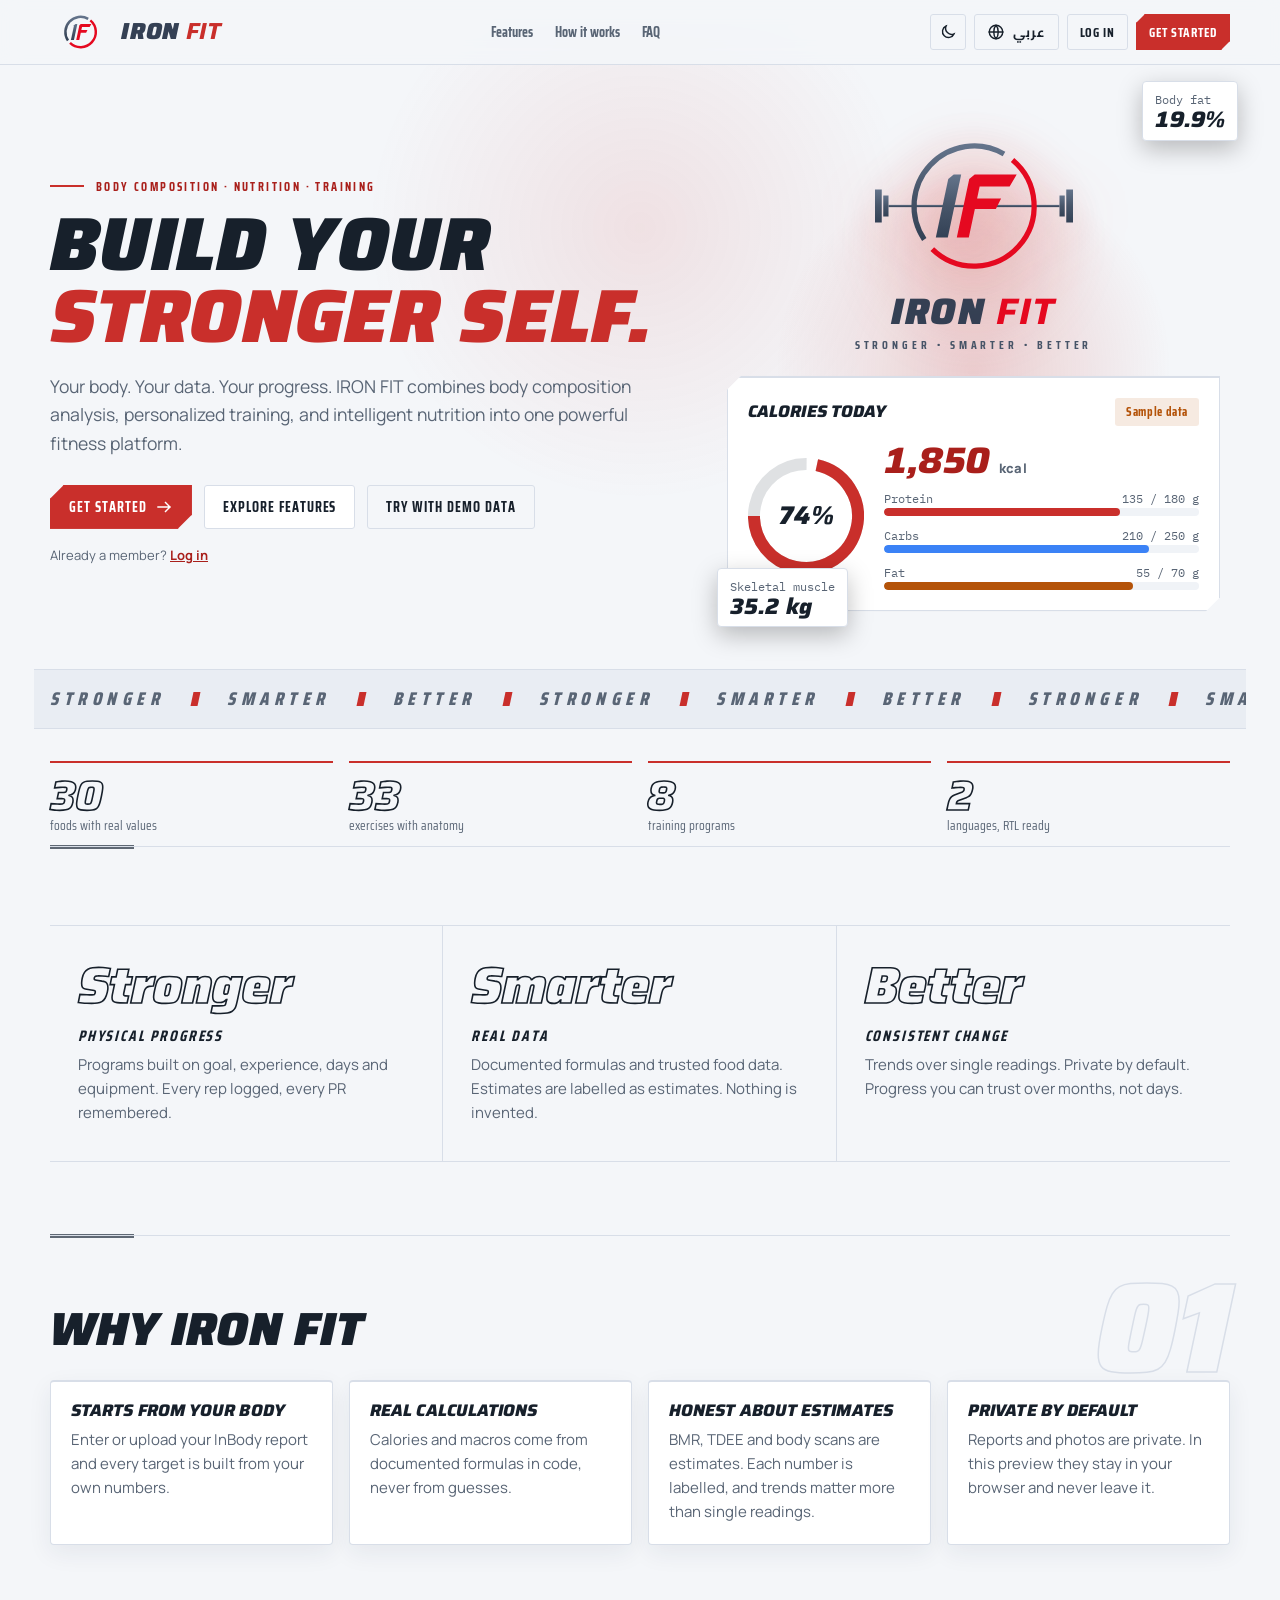
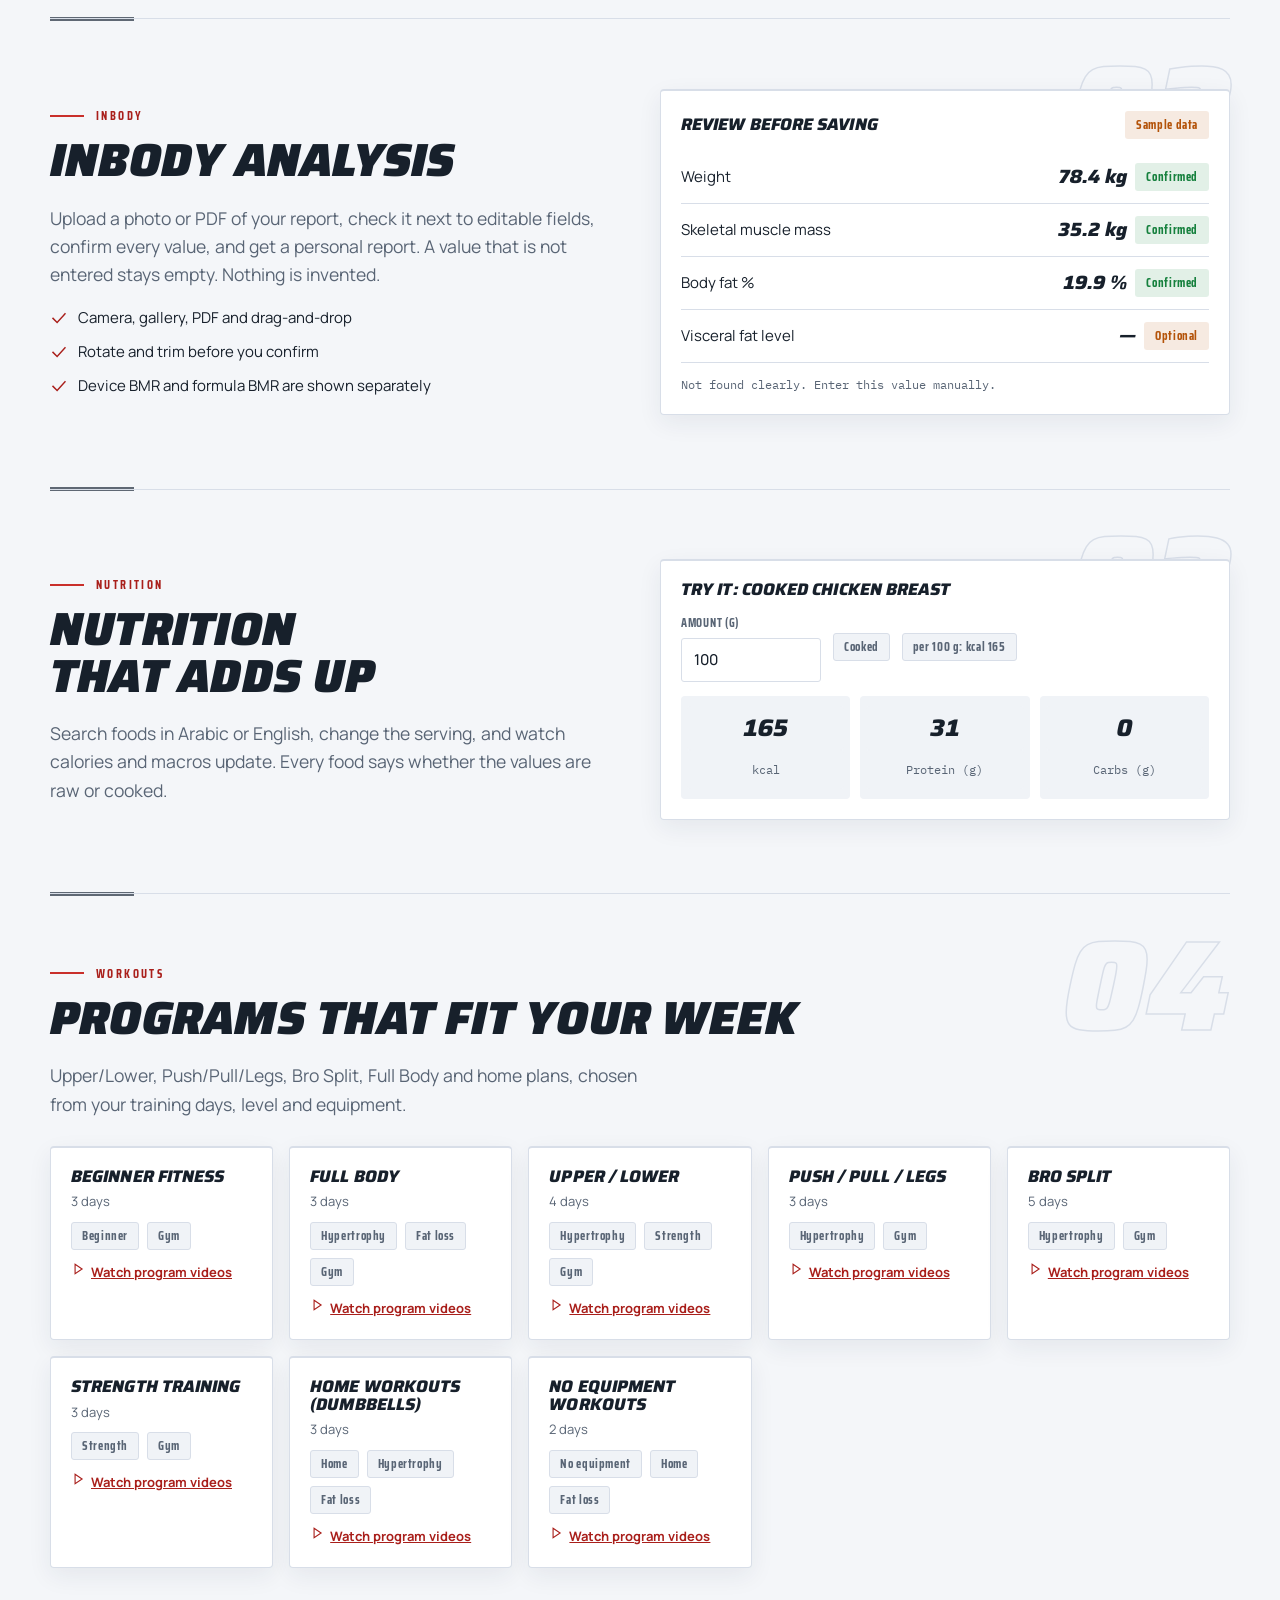
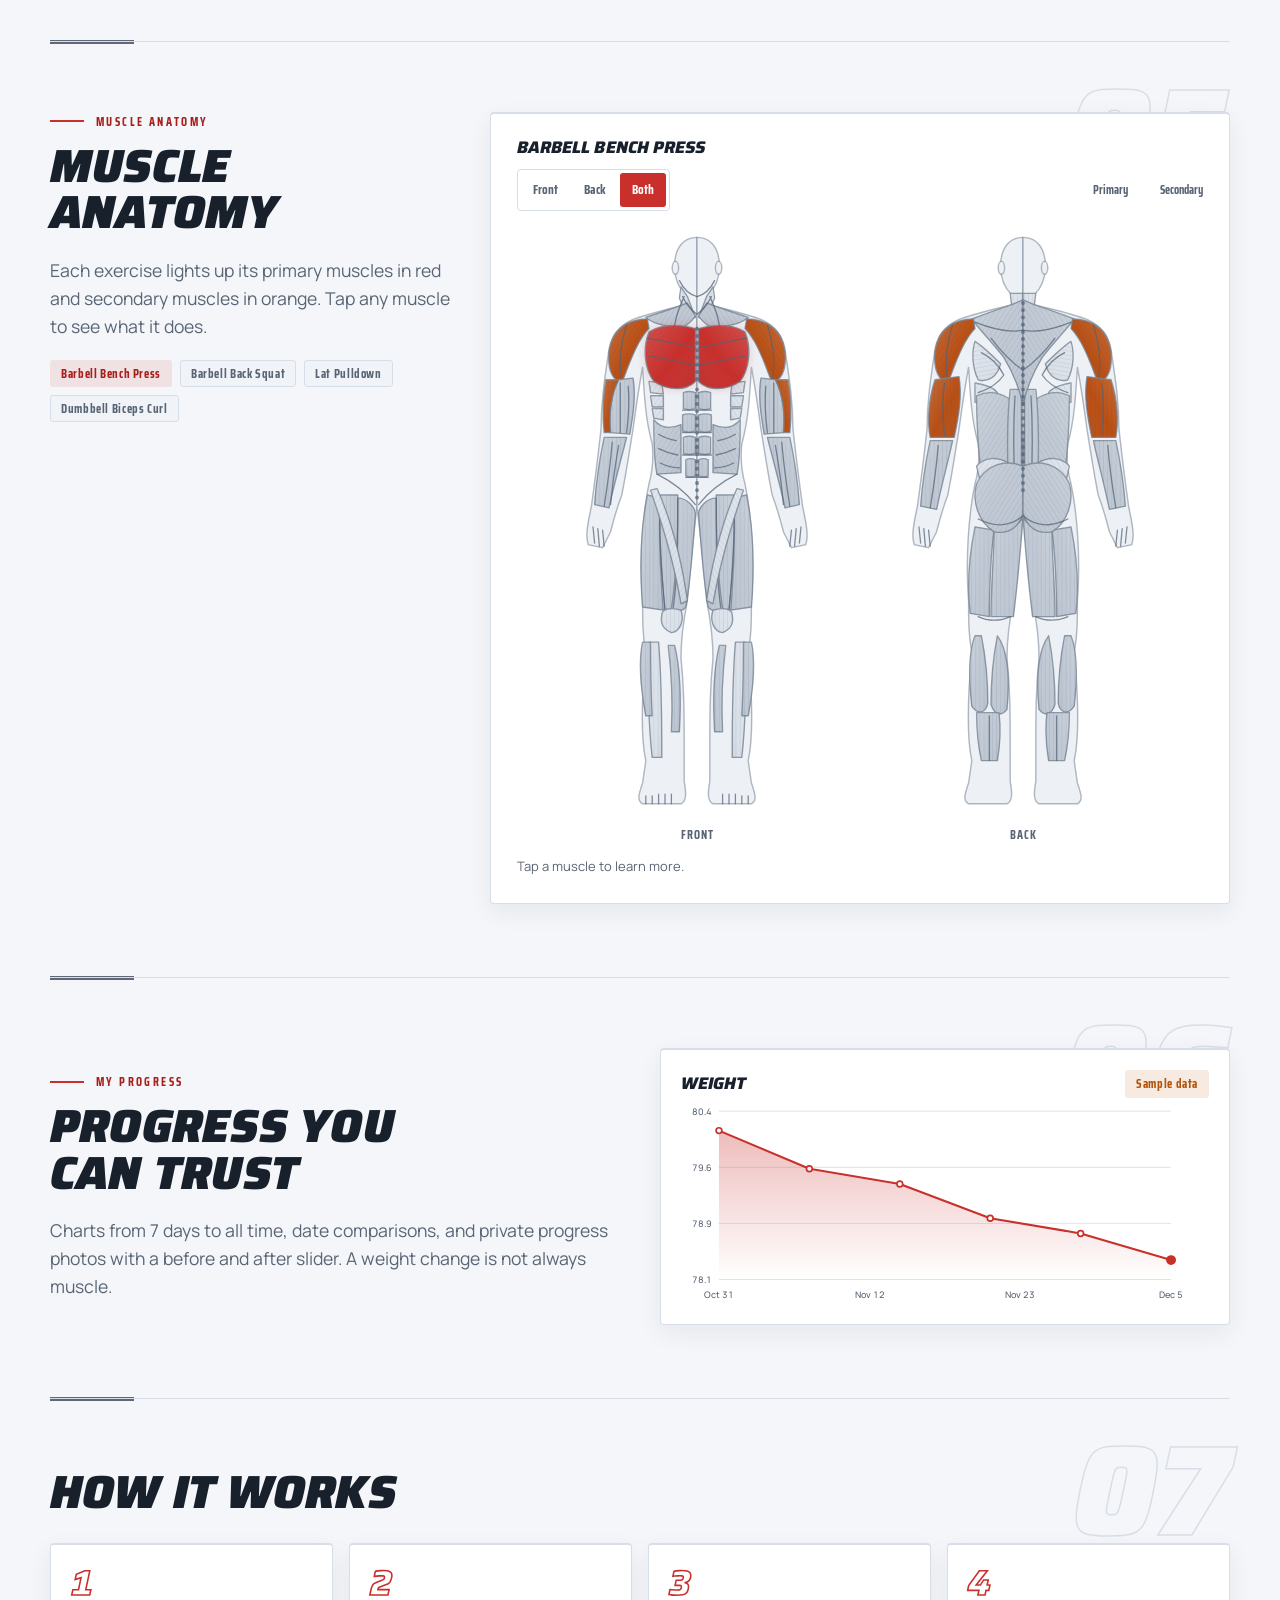
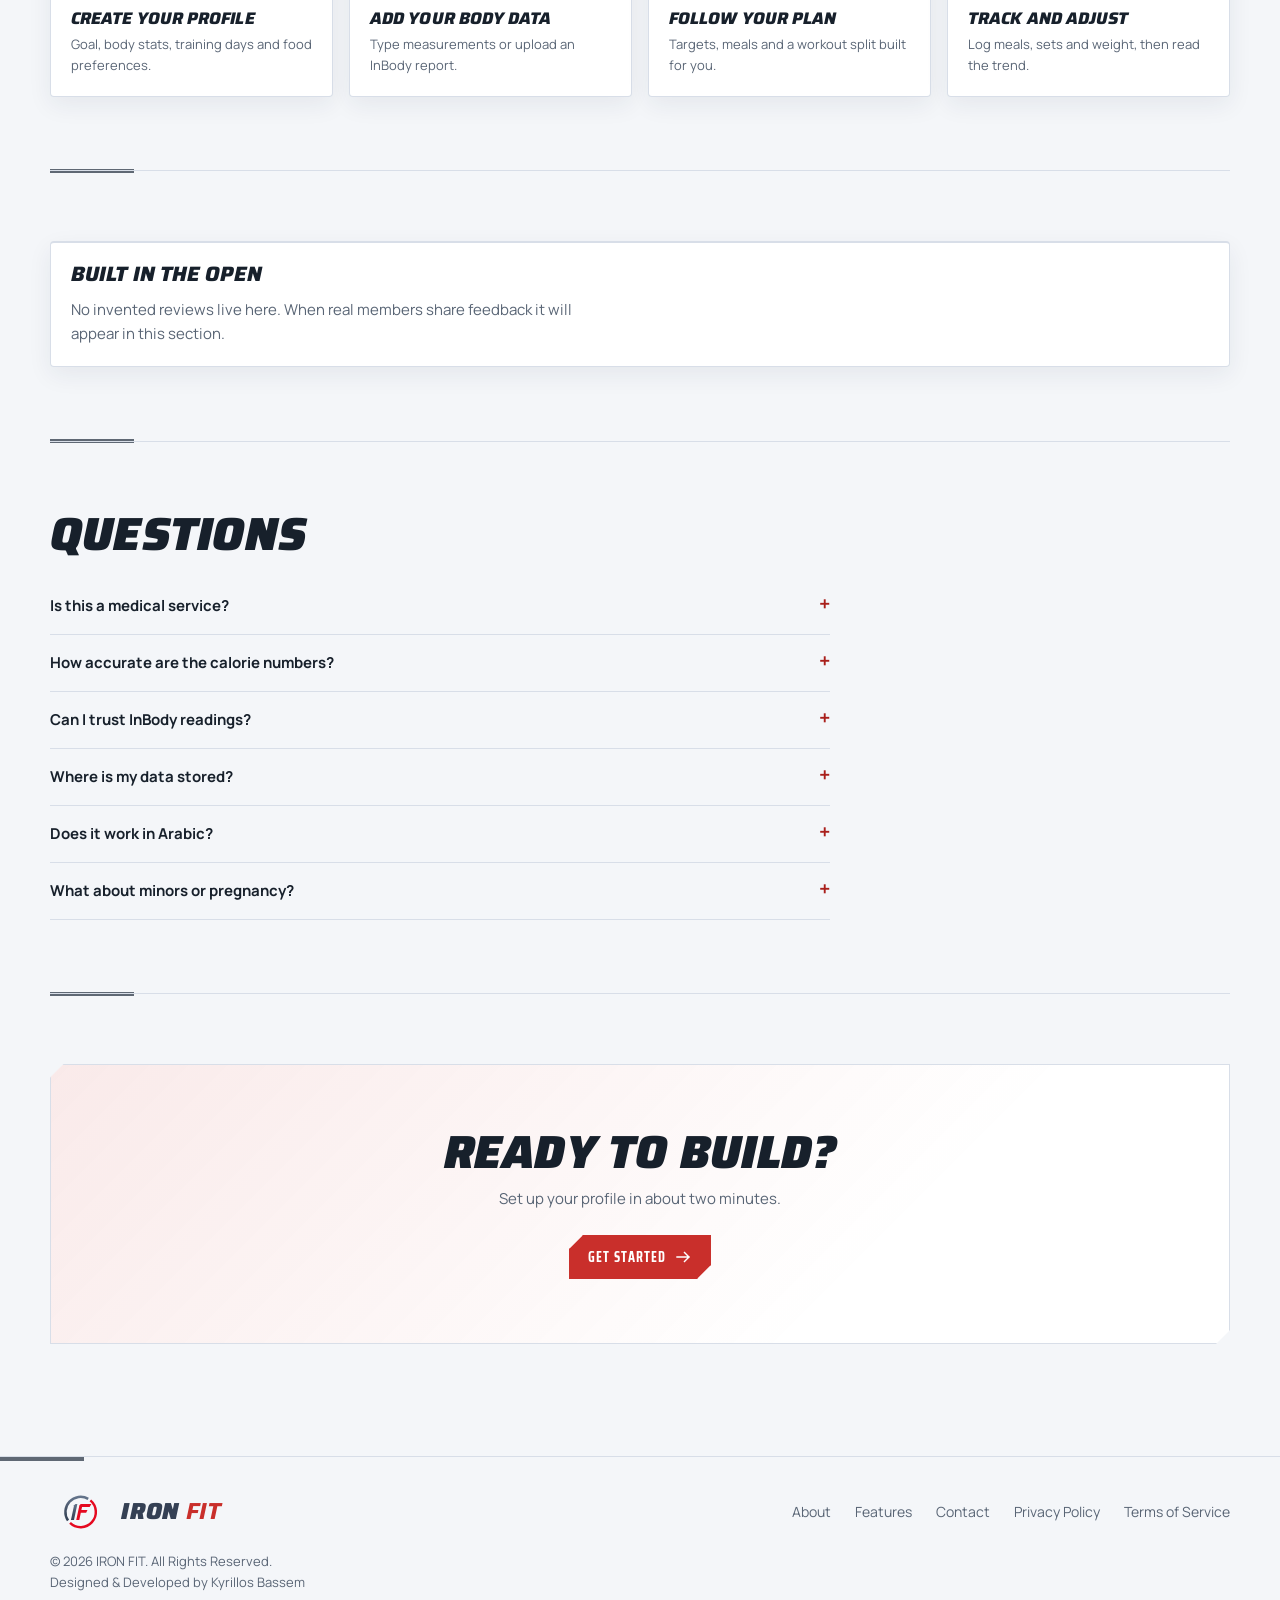
<file: index.html>
<!doctype html>
<html lang="en">
<head>
<meta charset="utf-8">
<meta name="viewport" content="width=device-width,initial-scale=1,viewport-fit=cover">
<title>IRON FIT · Stronger. Smarter. Better.</title>
<meta name="description" content="Body composition analysis, personalised nutrition, structured training and honest progress tracking, in English and Arabic.">
<meta name="theme-color" content="#101010">
<link rel="icon" href="ironfit/assets/favicon.svg">
<link rel="preconnect" href="https://fonts.googleapis.com">
<link rel="preconnect" href="https://fonts.gstatic.com" crossorigin>
<link href="https://fonts.googleapis.com/css2?family=Saira:ital,wght@0,400;0,700;1,800;1,900&family=Saira+Condensed:wght@600;700;800&family=Manrope:wght@400;500;600;700;800&family=Cairo:wght@400;600;700;900&family=IBM+Plex+Mono:wght@500&display=swap" rel="stylesheet">
<!-- styles: tokens → base → components → site → auth → app shell → data viz → training → overlays → fx → brand layer -->
<link rel="stylesheet" href="ironfit/css/00-tokens.css">
<link rel="stylesheet" href="ironfit/css/01-base.css">
<link rel="stylesheet" href="ironfit/css/02-components.css">
<link rel="stylesheet" href="ironfit/css/03-site.css">
<link rel="stylesheet" href="ironfit/css/04-auth-shell.css">
<link rel="stylesheet" href="ironfit/css/05-app-shell.css">
<link rel="stylesheet" href="ironfit/css/06-dataviz.css">
<link rel="stylesheet" href="ironfit/css/07-training.css">
<link rel="stylesheet" href="ironfit/css/08-overlays.css">
<link rel="stylesheet" href="ironfit/css/09-fx.css">
<link rel="stylesheet" href="ironfit/css/10-brand.css">
<link rel="stylesheet" href="ironfit/css/11-nutrition.css">
</head>
<body>
<div id="app"></div>
<div id="modal"></div>
<div id="toast" role="status" aria-live="polite"></div>
<!-- scripts: data → core → anatomy → views → behaviour (classic scripts, order matters; works from file://) -->
<script src="ironfit/js/data/logo.js"></script>
<script src="ironfit/js/data/translations.js"></script>
<script src="ironfit/js/data/training.js"></script>
<script src="ironfit/js/data/foods.js"></script>
<script src="ironfit/js/core/utils.js"></script>
<script src="ironfit/js/core/icons.js"></script>
<script src="ironfit/js/core/accounts.js"></script>
<script src="ironfit/js/core/calculations.js"></script>
<script src="ironfit/js/core/charts.js"></script>
<script src="ironfit/js/anatomy-art.js"></script>
<script src="ironfit/js/anatomy.js"></script>
<script src="ironfit/js/views/public.js"></script>
<script src="ironfit/js/views/shell-onboarding.js"></script>
<script src="ironfit/js/views/dashboard.js"></script>
<script src="ironfit/js/views/nutrition.js"></script>
<script src="ironfit/js/views/workouts.js"></script>
<script src="ironfit/js/views/progress.js"></script>
<script src="ironfit/js/views/inbody.js"></script>
<script src="ironfit/js/views/profile.js"></script>
<script src="ironfit/js/views/render.js"></script>
<script src="ironfit/js/behaviour/extras.js"></script>
<script src="ironfit/js/behaviour/prefs-demo-images.js"></script>
<script src="ironfit/js/behaviour/inbody-ocr.js"></script>
<script src="ironfit/js/behaviour/actions.js"></script>
<script src="ironfit/js/behaviour/inputs-forms.js"></script>
<script src="ironfit/js/behaviour/boot.js"></script>
<script src="ironfit/js/behaviour/fx.js"></script>
<script src="ironfit/js/behaviour/enhancements.js"></script>
<script src="ironfit/js/behaviour/nutrition-plus.js"></script>
<script src="ironfit/js/behaviour/site-enhance.js"></script>
</body>
</html>
</file>
<file: ironfit/css/00-tokens.css>
:root{color-scheme:light;box-sizing:border-box;padding-top:env(safe-area-inset-top,0px);padding-bottom:env(safe-area-inset-bottom,0px)}html{scroll-padding-top:env(safe-area-inset-top,0px)}body{margin:0;padding:0;font:14px -apple-system,BlinkMacSystemFont,sans-serif;background:#fff;color:#000}img{max-width:100%}[hidden]:not([hidden=until-found i]){display:none!important}

/* Layout concept: a gym-floor dark UI. Angular italic condensed headlines echo the logo's slanted IF mark,
   red is the only accent, silver neutrals come from the metallic wordmark. Dark is the default look. */
:root{
  --bg:#101010;--bg-2:#080808;--card:#1a1a1a;--card-2:#222326;--line:#2a2b2e;--field:#141414;
  --fg:#f3f3f3;--muted:#a3a3a3;--red:#e53935;--red-ink:#ff6e6a;--red-soft:rgba(229,57,53,.16);
  --ok:#22c55e;--ok-soft:rgba(34,197,94,.15);--warn:#f59e0b;--warn-soft:rgba(245,158,11,.16);
  --sec:#ff9a62;--silver:#c5c7ca;--sil:#262626;--base:#363636;--glow:rgba(229,57,53,.30);
  --anat-body:#24272b;--anat-muscle:#41464d;--anat-context:#33383e;--anat-outline:#686f78;--anat-detail:#9ba2ab;
  --anat-fibre:#fff;--anat-fibre-opacity:.22;--anat-shine:#fff;--anat-shadow:#000;--anat-shadow-opacity:.3;
  --surface-shadow:0 12px 28px rgba(0,0,0,.2);
  --f-body:'Manrope','Cairo',system-ui,sans-serif;--f-head:'Saira','Cairo','Manrope',sans-serif;
  --gl:max(16px,env(safe-area-inset-left,0px));--gr:max(16px,env(safe-area-inset-right,0px));
  color-scheme:dark;
}
@media (prefers-color-scheme: light){
  :root:not([data-theme="dark"]){
    --bg:#f4f6f9;--bg-2:#e9edf3;--card:#ffffff;--card-2:#f0f3f7;--line:#d8dee8;--field:#ffffff;
    --fg:#17202b;--muted:#596575;--red:#c92f2b;--red-ink:#a91f1b;--red-soft:rgba(201,47,43,.10);
    --ok:#15803d;--ok-soft:rgba(21,128,61,.12);--warn:#b45309;--warn-soft:rgba(180,83,9,.12);
    --sec:#b94f14;--silver:#5f6874;--sil:#e7ebf0;--base:#cbd2dc;--glow:rgba(201,47,43,.20);
    --anat-body:#edf1f5;--anat-muscle:#bfc8d3;--anat-context:#dbe1e9;--anat-outline:#758293;--anat-detail:#536174;
    --anat-fibre:#374151;--anat-fibre-opacity:.17;--anat-shine:#fff;--anat-shadow:#354052;--anat-shadow-opacity:.08;
    --surface-shadow:0 8px 24px rgba(32,48,70,.07);color-scheme:light;
  }
}
:root[data-theme="light"]{
  --bg:#f4f6f9;--bg-2:#e9edf3;--card:#ffffff;--card-2:#f0f3f7;--line:#d8dee8;--field:#ffffff;
  --fg:#17202b;--muted:#596575;--red:#c92f2b;--red-ink:#a91f1b;--red-soft:rgba(201,47,43,.10);
  --ok:#15803d;--ok-soft:rgba(21,128,61,.12);--warn:#b45309;--warn-soft:rgba(180,83,9,.12);
  --sec:#b94f14;--silver:#5f6874;--sil:#e7ebf0;--base:#cbd2dc;--glow:rgba(201,47,43,.20);
  --anat-body:#edf1f5;--anat-muscle:#bfc8d3;--anat-context:#dbe1e9;--anat-outline:#758293;--anat-detail:#536174;
  --anat-fibre:#374151;--anat-fibre-opacity:.17;--anat-shine:#fff;--anat-shadow:#354052;--anat-shadow-opacity:.08;
  --surface-shadow:0 8px 24px rgba(32,48,70,.07);color-scheme:light;
}
:root[data-theme="dark"]{
  --bg:#101010;--bg-2:#080808;--card:#1a1a1a;--card-2:#222326;--line:#2a2b2e;--field:#141414;
  --fg:#f3f3f3;--muted:#a3a3a3;--red-ink:#ff6e6a;--red-soft:rgba(229,57,53,.16);
  --ok:#22c55e;--ok-soft:rgba(34,197,94,.15);--warn:#f59e0b;--warn-soft:rgba(245,158,11,.16);
  --sec:#ff9a62;--silver:#c5c7ca;--sil:#262626;--base:#363636;--glow:rgba(229,57,53,.30);color-scheme:dark;
}
html[lang="ar"]{--f-body:'Cairo','Manrope',system-ui,sans-serif;--f-head:'Cairo','Manrope',sans-serif}
*{box-sizing:border-box}
html{scroll-behavior:smooth}
body{margin:0;background:var(--bg);color:var(--fg);font:15px/1.6 var(--f-body);padding-left:var(--gl);padding-right:var(--gr);padding-block:0;-webkit-font-smoothing:antialiased}
body::before{content:"";position:fixed;inset:0 0 auto;height:env(safe-area-inset-top,0px);background:var(--bg);z-index:60}
a{color:inherit}
img,svg{max-width:100%}
h1,h2,h3,h4{margin:0;font-family:var(--f-head);font-style:italic;font-weight:800;text-transform:uppercase;letter-spacing:.01em;line-height:1.04;text-wrap:balance}
html[lang="ar"] h1,html[lang="ar"] h2,html[lang="ar"] h3,html[lang="ar"] h4,html[lang="ar"] .num{font-style:normal;text-transform:none;letter-spacing:0;line-height:1.3}
h1{font-size:clamp(2.7rem,7.2vw,5.3rem)}
h2{font-size:clamp(1.9rem,4.2vw,3.1rem)}
h3{font-size:1.4rem}
h4{font-size:1.1rem}
p{margin:0}
.muted{color:var(--muted)}
.small{font-size:13px}
.xs{font-size:12px}
.num{font-family:var(--f-head);font-style:italic;font-weight:800;font-variant-numeric:tabular-nums;line-height:1}
.red{color:var(--red-ink)}
.wrap{max-width:1180px;margin-inline:auto}
.row{display:flex;align-items:center;gap:12px;flex-wrap:wrap}
.row.nw{flex-wrap:nowrap}
.sb{justify-content:space-between}
.col{display:flex;flex-direction:column;gap:12px}
.grow{flex:1}
.gap-s{gap:8px}.gap-l{gap:24px}
.grid{display:grid;gap:16px}
.c2{grid-template-columns:repeat(auto-fit,minmax(min(100%,300px),1fr))}
.c3{grid-template-columns:repeat(auto-fit,minmax(min(100%,240px),1fr))}
.c4{grid-template-columns:repeat(auto-fit,minmax(min(100%,200px),1fr))}
.min0{min-width:0}
.bleed{margin-left:calc(-1*var(--gl));margin-right:calc(-1*var(--gr));padding-left:var(--gl);padding-right:var(--gr)}
:focus-visible{outline:2px solid var(--red);outline-offset:2px}
</file>
<file: ironfit/css/01-base.css>
/* buttons, fields */
.btn{display:inline-flex;align-items:center;justify-content:center;gap:8px;min-height:44px;padding:0 18px;border-radius:10px;border:1px solid var(--line);background:var(--card);color:var(--fg);font:700 14px var(--f-body);cursor:pointer;text-decoration:none;transition:transform .42s cubic-bezier(.2,1.35,.4,1),background .2s,border-color .2s;white-space:nowrap}
button:not(.btn):not([disabled]){transition:transform .42s cubic-bezier(.2,1.35,.4,1),background-color .2s,border-color .2s}
.btn:hover{transform:translateY(-1px) scale(1.02);border-color:var(--muted)}
.btn.red{background:var(--red);border-color:var(--red);color:#fff}
.btn.red:hover{background:#f04b47;border-color:#f04b47}
.btn.ghost{background:transparent}
.btn.sm{min-height:36px;padding:0 12px;font-size:13px}
.btn.icon{padding:0;width:44px}
.btn.icon.sm{width:36px}
.btn:active,button:not([disabled]):active{transform:scale(.95);transition-duration:80ms}
.btn[disabled]{opacity:.5;cursor:not-allowed;transform:none}
.lbl{display:block;font-size:12px;font-weight:700;color:var(--muted);margin-bottom:6px;text-transform:uppercase;letter-spacing:.06em}
html[lang="ar"] .lbl{text-transform:none;letter-spacing:0;font-size:13px}
input,select,textarea{width:100%;min-height:44px;background:var(--field);color:var(--fg);border:1px solid var(--line);border-radius:10px;padding:0 12px;font:500 15px var(--f-body);transition:border-color .2s}
input:focus,select:focus{border-color:var(--red);outline:none}
input[type=checkbox],input[type=radio]{width:18px;min-height:18px;accent-color:var(--red)}
input[type=range]{padding:0;min-height:28px;accent-color:var(--red)}
input[type=file]{display:none}
.fld{display:flex;flex-direction:column;min-width:0}
.fgrid{display:grid;grid-template-columns:repeat(auto-fit,minmax(min(100%,160px),1fr));gap:14px}
.err{color:var(--red-ink);font-size:13px;font-weight:600;min-height:1.2em}
.hint{font-size:12px;color:var(--muted);margin-top:4px}
.check{display:flex;gap:10px;align-items:flex-start;font-size:14px}
</file>
<file: ironfit/css/02-components.css>
/* surfaces */
.card{background:var(--card);border:1px solid var(--line);border-radius:16px;padding:20px;min-width:0}
.card.flat{background:transparent}
.card h3{margin-bottom:14px}
.chip{display:inline-flex;align-items:center;gap:6px;padding:3px 10px;border-radius:99px;font-size:12px;font-weight:700;background:var(--card-2);border:1px solid var(--line);color:var(--muted);white-space:nowrap}
.chip.red{background:var(--red-soft);color:var(--red-ink);border-color:transparent}
.chip.ok{background:var(--ok-soft);color:var(--ok);border-color:transparent}
.chip.warn{background:var(--warn-soft);color:var(--warn);border-color:transparent}
.ib-ocr-medium{border-color:var(--warn);background:var(--warn-soft)}
.ib-ocr-low{border-color:var(--red-ink);box-shadow:0 0 0 1px var(--red-ink)}
.seg{display:inline-flex;background:var(--field);border:1px solid var(--line);border-radius:12px;padding:3px;gap:2px;flex-wrap:wrap}
.seg button{border:0;background:transparent;color:var(--muted);padding:6px 12px;border-radius:9px;font:700 13px var(--f-body);cursor:pointer;min-height:34px}
.seg button.on{background:var(--red);color:#fff}
.choice{display:flex;flex-direction:column;gap:4px;text-align:start;padding:14px 16px;border-radius:14px;border:1px solid var(--line);background:var(--card);color:var(--fg);cursor:pointer;font:600 15px var(--f-body);transition:border-color .2s,background .2s}
.choice small{color:var(--muted);font-weight:500;font-size:12px}
.choice.on{border-color:var(--red);background:var(--red-soft)}
.choice:hover{border-color:var(--muted)}
.bar{height:8px;border-radius:99px;background:var(--card-2);overflow:hidden}
.bar i{display:block;height:100%;background:var(--c,var(--red));border-radius:99px;transition:width .6s}
.empty{padding:28px 16px;text-align:center;color:var(--muted);border:1px dashed var(--line);border-radius:14px;font-size:14px}
.note{padding:12px 14px;border-radius:12px;background:var(--warn-soft);color:var(--fg);font-size:13px;border:1px solid transparent}
.note.red{background:var(--red-soft)}
.scroll{overflow-x:auto}
.tbl{width:100%;border-collapse:collapse;font-size:14px;font-variant-numeric:tabular-nums}
.tbl th,.tbl td{padding:10px 12px;border-bottom:1px solid var(--line);text-align:start;white-space:nowrap}
.tbl th{font-size:12px;color:var(--muted);text-transform:uppercase;letter-spacing:.06em}
html[lang="ar"] .tbl th{text-transform:none;letter-spacing:0}
.up{animation:up .55s cubic-bezier(.2,.7,.2,1) both;animation-delay:calc(var(--i,0)*70ms)}
@keyframes up{from{opacity:0;transform:translateY(14px)}to{opacity:1;transform:none}}
.roll-digit{display:inline-block;transform-origin:50% 100%;animation:digit-roll .38s cubic-bezier(.16,1,.3,1) both;animation-delay:var(--roll-delay,0ms);font-variant-numeric:tabular-nums}
@keyframes digit-roll{from{opacity:0;transform:translateY(.7em) rotateX(-65deg)}to{opacity:1;transform:translateY(0) rotateX(0)}}
@keyframes rg{from{stroke-dasharray:0 1000}}
@keyframes draw{from{stroke-dashoffset:1}to{stroke-dashoffset:0}}
@keyframes sk{to{background-position:-200% 0}}
@keyframes pop{0%{transform:scale(.6)}60%{transform:scale(1.15)}100%{transform:scale(1)}}
.rg{animation:rg .9s ease-out}
.draw{stroke-dasharray:1;stroke-dashoffset:0;animation:draw 1s ease-out}
.sk{background:linear-gradient(90deg,var(--card-2),var(--line),var(--card-2));background-size:200% 100%;animation:sk 1.2s linear infinite;border-radius:8px}
html.tt *,html.tt *::before,html.tt *::after{transition:background-color .3s,color .3s,border-color .3s,fill .3s,stroke .3s!important}
[dir="rtl"] .flip{transform:scaleX(-1)}
</file>
<file: ironfit/css/03-site.css>
/* public site */
.pubhead{position:sticky;top:env(safe-area-inset-top,0px);z-index:40;background:color-mix(in srgb,var(--bg) 90%,transparent);backdrop-filter:blur(10px);border-bottom:1px solid var(--line)}
.pubhead .wrap{min-height:64px;display:flex;align-items:center;gap:14px;justify-content:space-between}
.logo{display:inline-flex;align-items:center;gap:10px;text-decoration:none}
.wordmark{font-family:var(--f-head);font-style:italic;font-weight:800;font-size:1.45rem;letter-spacing:.02em;line-height:1;color:var(--silver)}
.wordmark b{color:var(--red)}
html[lang="ar"] .wordmark{font-style:normal}
.pubnav{display:flex;gap:22px}
.pubnav a{color:var(--muted);text-decoration:none;font-weight:700;font-size:14px;cursor:pointer}
.pubnav a:hover{color:var(--fg)}
.section{padding-block:72px}
.eyebrow{font-size:12px;font-weight:800;letter-spacing:.14em;text-transform:uppercase;color:var(--red-ink);margin-bottom:12px}
html[lang="ar"] .eyebrow{letter-spacing:0;font-size:13px}
.hero{display:grid;grid-template-columns:minmax(0,1.1fr) minmax(0,.9fr);gap:40px;align-items:center;padding-block:56px 40px}
.hero h1 .r{color:var(--red)}
.lead{font-size:1.1rem;color:var(--muted);max-width:56ch;margin-top:20px}
.vis{position:relative;padding:10px}
.vis::before{content:"";position:absolute;inset:-10% -5%;background:radial-gradient(closest-side,var(--glow),transparent 70%);z-index:0;pointer-events:none}
.vis>*{position:relative;z-index:1}
.float{position:absolute;z-index:2;background:var(--card);border:1px solid var(--line);border-radius:12px;padding:8px 12px;box-shadow:0 8px 24px rgba(0,0,0,.25)}
.float .num{font-size:1.4rem}
.stats{display:grid;grid-template-columns:repeat(auto-fit,minmax(140px,1fr));gap:16px}
.stat{border-top:2px solid var(--red);padding-top:12px}
.stat .num{font-size:2.6rem}
.split{display:grid;grid-template-columns:repeat(auto-fit,minmax(min(100%,380px),1fr));gap:40px;align-items:center}
.feat-list{list-style:none;margin:18px 0 0;padding:0;display:flex;flex-direction:column;gap:10px}
.feat-list li{display:flex;gap:10px;align-items:flex-start}
.feat-list svg{flex:none;color:var(--red-ink);margin-top:3px}
details.faq{border-bottom:1px solid var(--line);padding:16px 0}
details.faq summary{cursor:pointer;font-weight:700;list-style:none;display:flex;justify-content:space-between;gap:12px}
details.faq summary::-webkit-details-marker{display:none}
details.faq summary::after{content:"+";color:var(--red-ink);font-size:20px;line-height:1}
details.faq[open] summary::after{content:"–"}
details.faq p{color:var(--muted);margin-top:10px;max-width:70ch}
.cta{background:linear-gradient(135deg,var(--red-soft),transparent 70%),var(--card);border:1px solid var(--line);border-radius:22px;padding:clamp(28px,6vw,64px);text-align:center}
.foot{border-top:1px solid var(--line);padding-block:36px 48px;margin-top:40px}
.foot a{color:var(--muted);text-decoration:none;font-size:14px;cursor:pointer}
.foot a:hover{color:var(--fg)}
.prose{max-width:70ch;padding-block:56px}
.prose h2{margin-bottom:20px}
.prose p{margin-bottom:14px;color:var(--muted)}
</file>
<file: ironfit/css/04-auth-shell.css>
/* auth */
.auth{display:grid;grid-template-columns:minmax(0,1fr) minmax(0,1fr);gap:0;min-height:calc(100vh - 64px)}
.auth .side-art{padding:48px 40px;background:linear-gradient(160deg,var(--red-soft),transparent 60%),var(--bg-2);border-inline-end:1px solid var(--line);display:flex;flex-direction:column;justify-content:center;gap:20px}
.auth .form{padding:48px 40px;display:flex;flex-direction:column;justify-content:center;max-width:520px;width:100%;margin-inline:auto}
.password-control{position:relative}
.password-control>input{padding-inline-end:44px}
.password-control .password-toggle{position:absolute;inset-inline-end:5px;top:50%;display:inline-flex;align-items:center;justify-content:center;width:36px;height:36px;padding:0;transform:translateY(-50%);border:0;background:transparent;color:var(--muted);cursor:pointer}
.password-control .password-toggle:hover{color:var(--fg)}
.password-control .password-toggle:focus-visible{outline:2px solid var(--red);outline-offset:1px}
.password-control .password-toggle:active{transform:translateY(-50%)}
</file>
<file: ironfit/css/05-app-shell.css>
/* app shell */
.shell{display:grid;grid-template-columns:232px minmax(0,1fr);gap:28px;max-width:1380px;margin:0 auto}
.side{position:sticky;top:env(safe-area-inset-top,0px);align-self:start;height:100vh;padding:20px 0;display:flex;flex-direction:column;gap:6px}
.side .logo{margin-bottom:18px}
.navs{display:flex;flex-direction:column;gap:4px}
.navi{position:relative;display:flex;gap:12px;align-items:center;padding:11px 14px;border-radius:12px;color:var(--muted);text-decoration:none;font-weight:700;transition:background .2s,color .2s}
.navi:hover{color:var(--fg);background:var(--card)}
.navi.on{background:var(--red-soft);color:var(--fg)}
.navi.on::before{content:"";position:absolute;inset-inline-start:0;top:10px;bottom:10px;width:3px;border-radius:3px;background:var(--red)}
.navi.on svg{color:var(--red-ink)}
.usercard{display:flex;flex-direction:column;gap:10px;padding:14px;border:1px solid var(--line);border-radius:14px;background:var(--card)}
.avatar{width:38px;height:38px;border-radius:50%;background:var(--red);color:#fff;display:grid;place-items:center;font-weight:800;flex:none}
.main{min-width:0;padding:20px 0 48px}
.topbar{display:flex;align-items:center;justify-content:space-between;gap:12px;margin-bottom:22px;flex-wrap:wrap}
.topbar h1{font-size:clamp(1.9rem,4.5vw,2.8rem)}
.bnav{display:none}
.notif{position:relative}
.notif .dot{position:absolute;top:6px;inset-inline-end:6px;width:9px;height:9px;border-radius:50%;background:var(--red)}
.pop{position:absolute;inset-inline-end:0;top:50px;width:min(320px,calc(100vw - 32px));z-index:30;background:var(--card);border:1px solid var(--line);border-radius:14px;padding:12px;box-shadow:0 12px 32px rgba(0,0,0,.35)}
.pop .it{display:flex;gap:10px;padding:10px 6px;border-bottom:1px solid var(--line);font-size:14px;align-items:flex-start}
.pop .it:last-child{border:0}
@media (max-width:919px){
  .shell{grid-template-columns:minmax(0,1fr)}
  .side{display:none}
  .main{padding-bottom:104px}
  .bnav{display:flex;position:fixed;left:0;right:0;bottom:0;z-index:40;justify-content:space-around;background:color-mix(in srgb,var(--card) 94%,transparent);backdrop-filter:blur(12px);border-top:1px solid var(--line);padding:8px var(--gr) calc(8px + env(safe-area-inset-bottom,0px)) var(--gl)}
  .bn{display:flex;flex-direction:column;align-items:center;gap:2px;font-size:11px;font-weight:700;color:var(--muted);text-decoration:none;padding:4px 6px;border-radius:10px;min-width:56px}
  .bn.on{color:var(--red-ink)}
}
@media (max-width:860px){
  .hero{grid-template-columns:minmax(0,1fr)}
  .auth{grid-template-columns:minmax(0,1fr)}
  .auth .side-art{display:none}
  .auth .form{padding:32px 0}
  .section{padding-block:48px}
}
@media (max-width:760px){.pubnav{display:none}}
@media (max-width:520px){.hide-s{display:none!important}}
@media (max-width:600px){
  .main{padding-top:16px}
  .topbar{align-items:flex-start;gap:8px}
  .topbar>div:first-child{min-width:0}
  .topbar h1{overflow-wrap:anywhere}
  .notif .pop{position:fixed;inset-inline-end:16px;top:var(--notif-top,calc(66px + env(safe-area-inset-top,0px)));width:min(320px,calc(100vw - 32px));max-height:calc(100vh - 96px);max-height:calc(100dvh - 96px);overflow-y:auto;overscroll-behavior:contain}
  .bnav{gap:2px;padding-top:6px}
  .bn{flex:1 1 0;min-width:0;min-height:48px;padding:5px 2px;gap:3px;font-size:clamp(10px,2.7vw,12px)}
  .bn span{white-space:nowrap}
  .bn.on{background:var(--red-soft)}
}
</file>
<file: ironfit/css/06-dataviz.css>
/* data viz */
.ring{display:block}
.chart{width:100%;height:auto;display:block}
.chart text{font:500 11px var(--f-body);fill:var(--muted);font-variant-numeric:tabular-nums}
.chart .grid-l{stroke:var(--line);stroke-width:1;fill:none}
.chart .ln{fill:none;stroke:var(--red);stroke-width:2.5;stroke-linecap:round;stroke-linejoin:round}
.chart .pt{fill:var(--card);stroke:var(--red);stroke-width:2}
.chart .pt.last{fill:var(--red)}
.kpi{display:flex;flex-direction:column;gap:4px}
.kpi .num{font-size:2.1rem}
.kpi .l{font-size:12px;color:var(--muted);font-weight:700;text-transform:uppercase;letter-spacing:.06em}
html[lang="ar"] .kpi .l{text-transform:none;letter-spacing:0}
.delta.up-g{color:var(--ok)}.delta.dn{color:var(--red-ink)}
</file>
<file: ironfit/css/07-training.css>
/* nutrition + workouts */
.flist{display:flex;flex-direction:column;gap:6px;max-height:220px;overflow:auto;margin-block:10px;padding:2px}
.fi{display:flex;justify-content:space-between;align-items:center;gap:10px;padding:10px 12px;border-radius:10px;border:1px solid var(--line);background:var(--card);color:var(--fg);cursor:pointer;font:600 14px var(--f-body);text-align:start;width:100%}
.fi.on{border-color:var(--red);background:var(--red-soft)}
.fi small{color:var(--muted);font-weight:500}
.logrow{display:grid;grid-template-columns:minmax(0,1fr) 92px auto auto;gap:10px;align-items:center;padding:10px 0;border-bottom:1px solid var(--line)}
.logrow:last-child{border:0}
.logrow input{min-height:36px;padding:0 8px}
.macro{display:grid;grid-template-columns:repeat(3,1fr);gap:10px;text-align:center}
.macro div{background:var(--card-2);border-radius:12px;padding:10px 6px}
.macro .num{font-size:1.5rem}
.excard{display:flex;flex-direction:column;gap:0;border:1px solid var(--line);border-radius:14px;padding:14px;background:var(--card);min-width:0;transition:border-color .2s,box-shadow .25s,transform .35s cubic-bezier(.16,1,.3,1)}
.excard.sel{border-color:var(--red)}
.exercise-card-heading{gap:8px}
.exercise-name{min-width:0;white-space:normal}
.exercise-card-actions{display:flex;align-items:center;gap:4px;flex:none}
.drag-handle,.expand-handle{display:inline-grid;place-items:center;width:34px;height:34px;padding:0;border:1px solid var(--line);border-radius:9px;background:var(--card-2);color:var(--muted);cursor:pointer}
.drag-handle{touch-action:none;cursor:grab}
.drag-handle:active{cursor:grabbing}
.expand-handle{color:var(--fg)}
.exercise-card-content{max-height:420px;overflow:hidden;padding-top:12px;transition:max-height .35s cubic-bezier(.16,1,.3,1),padding-top .35s cubic-bezier(.16,1,.3,1)}
.exercise-card-inner{display:flex;flex-direction:column;gap:12px}
.excard.is-collapsed .exercise-card-content{max-height:0;padding-top:0}
.excard.is-dragging{z-index:2;position:relative;transform:scale(1.05);box-shadow:0 16px 36px rgba(0,0,0,.32),0 0 0 1px var(--red);cursor:grabbing}
.exercise-detail{position:sticky;top:calc(env(safe-area-inset-top,0px) + 12px);min-width:0}
.exercise-detail.card-expand{animation:card-expand .35s cubic-bezier(.16,1,.3,1) both}
@keyframes card-expand{from{opacity:.55;transform:scale(.97);clip-path:inset(0 0 18% round 16px)}to{opacity:1;transform:scale(1);clip-path:inset(0 0 0 round 16px)}}
.exercise-meta{margin:10px 0 14px}
.exercise-showcase{display:grid;grid-template-columns:repeat(auto-fit,minmax(min(100%,360px),1fr));align-items:start;gap:22px}
.exercise-anatomy{min-width:0}
.exercise-video{display:flex;flex-direction:column;align-items:center;min-width:0}
.exercise-video>.lbl{margin:0 0 8px}
.youtube-player{position:relative;width:min(100%,760px);margin-inline:auto;aspect-ratio:16/9;overflow:hidden;border:1px solid var(--line);border-radius:14px;background:#111;box-shadow:0 14px 36px rgba(0,0,0,.24),0 0 0 1px var(--line)}
.youtube-player iframe{position:absolute;inset:0;display:block;width:100%;height:100%;border:0}
.youtube-player iframe[hidden]{display:none}
.youtube-loading{position:absolute;inset:0;display:flex;align-items:center;justify-content:center;gap:10px;margin:0;background:rgba(0,0,0,.68);color:#fff;font-size:13px;font-weight:700;pointer-events:none}
.video-loading-spinner{width:18px;height:18px;border:2px solid rgba(255,255,255,.35);border-top-color:var(--red);border-radius:50%;animation:youtube-spin .8s linear infinite}
.video-error{position:absolute;inset:0;display:grid;place-content:center;gap:8px;margin:0;padding:16px;background:var(--card-2);color:var(--fg);font-size:13px;text-align:center}
.video-error p{margin:0}
.video-error a,.youtube-link a{color:var(--red-ink);font-weight:700;text-underline-offset:2px}
.youtube-link{width:min(100%,760px);margin:9px auto 0;font-size:12px;text-align:end}
.youtube-loading[hidden],.video-error[hidden]{display:none}
@keyframes youtube-spin{to{transform:rotate(360deg)}}
.video-placeholder{display:grid;place-content:center;gap:8px;aspect-ratio:16/9;padding:16px;border:1px dashed var(--line);border-radius:12px;background:var(--card-2);text-align:center}
.video-placeholder p{margin:0}
.video-placeholder-icon{display:grid;place-items:center;width:44px;height:44px;margin-inline:auto;border-radius:50%;background:var(--red-soft);color:var(--red)}
.exercise-copy-label{margin:16px 0 6px}
.exercise-library{min-width:0}
.exercise-library>.row:first-child{margin-bottom:14px}
.exercise-library .lbl{margin:0 0 4px}
.exercise-library h3{margin:0}
.library-filters{overflow-x:auto;flex-wrap:nowrap;padding:2px 0 8px}
.library-filters .chip{flex:0 0 auto;min-height:36px;border:1px solid var(--line);background:var(--card-2);color:var(--fg);cursor:pointer}
.library-filters .chip.on{border-color:var(--red);background:var(--red-soft);color:var(--red-ink)}
.exercise-library-list{display:grid;grid-template-columns:repeat(auto-fill,minmax(min(100%,190px),1fr));gap:8px}
.library-exercise{display:flex;flex-direction:column;align-items:flex-start;justify-content:center;gap:4px;min-width:0;min-height:58px;padding:10px 12px;border:1px solid var(--line);border-radius:10px;background:var(--card);color:var(--fg);cursor:pointer;font:700 13px var(--f-body);text-align:start}
.library-exercise small{color:var(--muted);font-size:11px;font-weight:600}
.library-exercise:hover,.library-exercise.on{border-color:var(--red);background:var(--red-soft)}
.library-exercise.on small{color:var(--red-ink)}
.sets{display:flex;gap:8px;flex-wrap:wrap}
.setb{display:inline-flex;align-items:center;gap:8px;min-height:40px;padding:0 12px;border-radius:10px;border:1px solid var(--line);background:var(--field);color:var(--muted);cursor:pointer;font:700 13px var(--f-body)}
.setb .success-circle,.setb .success-tick{opacity:0;stroke-dasharray:60;stroke-dashoffset:60}
.setb.on{background:var(--ok-soft);border-color:var(--ok);color:var(--ok)}
.setb.on .success-circle{animation:success-circle .24s cubic-bezier(.2,1.4,.4,1) both}
.setb.on .success-tick{animation:success-tick .24s ease-out .23s both}
@keyframes success-circle{from{opacity:0;stroke-dashoffset:60;transform:scale(.55)}to{opacity:1;stroke-dashoffset:0;transform:scale(1)}}
@keyframes success-tick{from{opacity:0;stroke-dashoffset:24}to{opacity:1;stroke-dashoffset:0}}
.anat{display:flex;gap:10px;justify-content:center;flex-wrap:wrap}
.anat figure{margin:0;text-align:center;flex:1 1 150px;max-width:230px}
.anat[data-model="female"][data-view="both"]{display:grid;grid-template-columns:repeat(2,minmax(0,1fr));align-items:start}
.anat[data-model="female"][data-view="both"] figure{width:100%;min-width:0;max-width:320px;justify-self:center;flex:none}
.anat figcaption{font-size:12px;font-weight:700;color:var(--muted);text-transform:uppercase;letter-spacing:.08em}
html[lang="ar"] .anat figcaption{text-transform:none;letter-spacing:0}
.anat svg{width:100%;height:auto}
.sil{fill:var(--sil);stroke:var(--line);stroke-width:1}
.m{fill:var(--base);stroke:var(--sil);stroke-width:1;cursor:pointer;transition:fill .25s,filter .2s}
.m.p{fill:var(--red)}
.m.s{fill:var(--sec)}
.anat{--anat-primary:var(--red);--anat-secondary:var(--sec)}
.anat .m.p{fill:var(--anat-primary)}
.anat .m.s{fill:var(--anat-secondary)}
.anat .anat-hair{fill:#56473e;stroke:#9a8b7e;stroke-width:1;stroke-linejoin:round;pointer-events:none}
.anat .anat-hairband{fill:none;stroke:#d84685;stroke-width:2;stroke-linecap:round;pointer-events:none}
.anat .anat-hair-strand{fill:none;stroke:#958276;stroke-width:.8;stroke-linecap:round;pointer-events:none}
.anat .anat-breast-contour{fill:none;stroke:var(--anat-outline);stroke-opacity:.85;stroke-width:1.4;stroke-linecap:round;pointer-events:none}
.m.sel{stroke:var(--fg);stroke-width:2}
.mg:hover .m{filter:brightness(1.2)}
.mg:focus-visible{outline:none}
.mg:focus-visible .m{stroke:var(--fg);stroke-width:2}
.absl{stroke:var(--sil);stroke-width:1.2;fill:none;pointer-events:none}
.legend{display:flex;gap:14px;flex-wrap:wrap;font-size:12px;color:var(--muted);font-weight:700}
.legend i{display:inline-block;width:12px;height:12px;border-radius:3px;margin-inline-end:6px;vertical-align:-1px}
.dz{border:2px dashed var(--line);border-radius:16px;padding:26px 16px;text-align:center;transition:border-color .2s,background .2s;color:var(--muted)}
.dz.over{border-color:var(--red);background:var(--red-soft);color:var(--fg)}
.ibprev{max-width:100%;border-radius:12px;border:1px solid var(--line);background:var(--field)}
.st{font-size:11px}
.cmp{position:relative;overflow:hidden;border-radius:14px;aspect-ratio:3/4;max-width:min(100%,420px);background:var(--field);--p:50%}
.cmp img{position:absolute;inset:0;width:100%;height:100%;object-fit:cover}
.cmp .top{clip-path:inset(0 calc(100% - var(--p)) 0 0)}
.cmp .bar-l{position:absolute;top:0;bottom:0;left:var(--p);width:2px;background:var(--red);transform:translateX(-1px)}
.photo{position:relative;border-radius:12px;overflow:hidden;aspect-ratio:3/4;background:var(--field)}
.photo img{width:100%;height:100%;object-fit:cover;display:block}
.photo .tag{position:absolute;left:8px;bottom:8px}
.photo button{position:absolute;top:6px;right:6px}
@media (max-width:400px){
  .logrow{grid-template-columns:minmax(0,1fr) auto;gap:6px}
  .logrow>input{grid-column:2;width:76px}
  .logrow>span{grid-column:1;grid-row:2;text-align:start!important;min-width:0!important}
  .logrow>button{grid-column:2;grid-row:2;justify-self:end}
}
@media (max-width:700px){
  .exercise-detail{position:static}
  .exercise-showcase{grid-template-columns:minmax(0,1fr);gap:18px}
  .workout-detail-layout{grid-template-columns:minmax(0,1fr)}
  .exercise-library-list{grid-template-columns:repeat(auto-fill,minmax(min(100%,145px),1fr))}
}
@media (min-width:701px){
  .workout-detail-layout{grid-template-columns:minmax(260px,.78fr) minmax(0,1.35fr)}
}
@media (prefers-reduced-motion:reduce){
  .video-loading-spinner{animation:none}
}
</file>
<file: ironfit/css/08-overlays.css>
/* modal + toast */
.modal{position:fixed;inset:0;z-index:70;background:rgba(0,0,0,.62);display:grid;place-items:center;padding:calc(16px + env(safe-area-inset-top,0px)) var(--gr) calc(16px + env(safe-area-inset-bottom,0px)) var(--gl)}
.sheet{background:var(--card);border:1px solid var(--line);border-radius:18px;width:min(580px,100%);max-height:88vh;overflow:auto;padding:20px;display:flex;flex-direction:column;gap:12px}
#toast{position:fixed;left:50%;transform:translateX(-50%);bottom:calc(92px + env(safe-area-inset-bottom,0px));z-index:80;display:flex;flex-direction:column;gap:8px;align-items:center;pointer-events:none}
.toast{background:var(--fg);color:var(--bg);padding:10px 16px;border-radius:12px;font-weight:700;font-size:14px;box-shadow:0 8px 24px rgba(0,0,0,.3);animation:up .3s both}
.toast.err{background:var(--red);color:#fff}
.pull-refresh{position:fixed;z-index:90;top:calc(env(safe-area-inset-top,0px) + 8px);left:50%;display:flex;align-items:center;gap:9px;padding:8px 14px;border:1px solid var(--line);border-radius:99px;background:var(--card);color:var(--fg);font-size:12px;font-weight:700;box-shadow:0 8px 24px rgba(0,0,0,.24);opacity:0;pointer-events:none;transform:translate(-50%,calc(-100% - 8px + var(--pull-offset,0px)));transition:transform .2s cubic-bezier(.16,1,.3,1),opacity .2s}
.pull-refresh.visible{opacity:1}
.pull-spinner{width:14px;height:14px;border:2px solid var(--line);border-top-color:var(--red);border-radius:50%}
.pull-refresh.refreshing .pull-spinner{animation:youtube-spin .7s linear infinite}
.pull-refresh.refreshing{--pull-offset:52px}

@media (prefers-reduced-motion:reduce){
  *,*::before,*::after{animation:none!important;transition:none!important;scroll-behavior:auto!important}
}
.lg{display:block;border-radius:8px;object-fit:contain;background:#000}.biglogo{width:min(100%,300px);border-radius:20px;display:block}
.fpic{flex:none;display:inline-grid;place-items:center;border-radius:12px;border:1px solid;line-height:1}
.flk{display:inline-grid;place-items:center;vertical-align:middle;margin-inline-start:6px;color:var(--red-ink)}
.fi span.row{text-align:start}
</file>
<file: ironfit/css/09-fx.css>
/* ---- fx ---- */
.logoglow{position:relative;display:grid;place-items:center;margin-bottom:22px}
.logoglow::before{content:"";position:absolute;width:72%;aspect-ratio:1;border-radius:50%;background:radial-gradient(closest-side,var(--glow),transparent 70%);filter:blur(18px);animation:glowp 3.6s ease-in-out infinite}
.herologo{position:relative;width:min(70%,250px);border-radius:26px;box-shadow:0 18px 60px rgba(229,57,53,.28),0 0 0 1px rgba(255,255,255,.06);animation:bob 6s ease-in-out infinite}
@keyframes glowp{50%{opacity:.45;transform:scale(1.12)}}
@keyframes bob{50%{transform:translateY(-8px) rotate(-.6deg)}}
.marq{overflow:hidden;border-block:1px solid var(--line);background:var(--bg-2);margin-block:8px}
.marq .mt{display:flex;gap:28px;width:max-content;padding:14px 0;animation:mq 28s linear infinite;font-family:var(--f-head);font-style:italic;font-weight:800;font-size:1.3rem;letter-spacing:.14em;color:var(--muted)}
.marq .mt i{width:8px;height:8px;border-radius:50%;background:var(--red);align-self:center;flex:none}
@keyframes mq{to{transform:translateX(-50%)}}
[dir=rtl] .marq .mt{animation-direction:reverse}
.rv{opacity:0;transform:translateY(26px);transition:opacity .7s cubic-bezier(.2,.7,.2,1),transform .7s cubic-bezier(.2,.7,.2,1);transition-delay:calc(var(--d,0)*70ms)}
.rv.in{opacity:1;transform:none}
.hero{position:relative;--mx:50%;--my:30%}
.hero::before{content:"";position:absolute;inset:-40px -20px;pointer-events:none;background:radial-gradient(420px circle at var(--mx) var(--my),var(--red-soft),transparent 65%);z-index:-1}
.card{transition:transform .25s,border-color .25s,box-shadow .25s}
.grid>.card:hover,.stat:hover{transform:translateY(-4px);border-color:var(--red);box-shadow:0 14px 34px var(--red-soft)}
.btn.red{position:relative;overflow:hidden}
.btn.red::after{content:"";position:absolute;inset:0;background:linear-gradient(105deg,transparent 35%,rgba(255,255,255,.35) 50%,transparent 65%);transform:translateX(-120%);transition:transform .7s}
.btn.red:hover::after{transform:translateX(120%)}
.hero .btn.red{animation:cta 2.6s ease-in-out infinite}
@keyframes cta{0%,100%{box-shadow:0 0 0 0 var(--glow)}50%{box-shadow:0 0 0 12px transparent}}
.pgin>*{animation:pgin .5s cubic-bezier(.2,.7,.2,1) both}
@keyframes pgin{from{opacity:0;transform:translateY(14px)}}
.pgin .bar i{animation:grow 1s cubic-bezier(.2,.7,.2,1) both}
@keyframes grow{from{width:0}}
.pgin .rg{animation:ringin 1.1s cubic-bezier(.2,.7,.2,1) both}
@keyframes ringin{from{stroke-dasharray:0 1000}}
#splash{position:fixed;inset:0;z-index:200;display:grid;place-items:center;background:#000;transition:opacity .6s,visibility .6s}
#splash.out{opacity:0;visibility:hidden}
#splash img{width:min(60vw,300px);border-radius:28px;animation:spl 1.2s cubic-bezier(.2,.7,.2,1) both}
#splash::after{content:"";position:absolute;bottom:18%;width:min(50vw,220px);height:3px;border-radius:3px;background:linear-gradient(90deg,var(--red) 0 50%,#333 50%) 0 0/200% 100%;animation:ld 1.1s linear both}
@keyframes spl{from{opacity:0;transform:scale(.7) rotate(-6deg);filter:blur(10px)}}
@keyframes ld{from{background-position:100% 0}to{background-position:0 0}}
.navi{transition:background .2s,transform .2s}.navi:hover{transform:translateX(4px)}[dir=rtl] .navi:hover{transform:translateX(-4px)}
.setb.on svg{animation:pop .4s cubic-bezier(.2,1.6,.4,1)}
@keyframes pop{from{transform:scale(0)}}

.wbars{display:grid;grid-template-columns:repeat(7,1fr);gap:8px;align-items:end}
.wb{display:flex;flex-direction:column;align-items:center;gap:6px}
.wb .colb{width:100%;height:96px;background:var(--card-2);border-radius:8px;display:flex;align-items:flex-end;overflow:hidden}
.wb .colb i{width:100%;background:linear-gradient(var(--red-ink),var(--red));border-radius:8px 8px 0 0;min-height:2px}
.pgin .wb .colb i{animation:growv .9s cubic-bezier(.2,.7,.2,1) both}@keyframes growv{from{height:0!important}}
.wb .dot{width:9px;height:9px;border-radius:50%;background:var(--line)}.wb .dot.on{background:var(--ok);box-shadow:0 0 0 4px var(--ok-soft)}
.wb small{color:var(--muted);font-size:11px}
#rest{position:fixed;inset-inline-end:16px;bottom:calc(88px + env(safe-area-inset-bottom,0px));z-index:70;display:flex;align-items:center;gap:10px;padding:8px 10px 8px 16px;background:var(--card);border:1px solid var(--red);border-radius:99px;box-shadow:0 10px 30px rgba(0,0,0,.35),0 0 0 6px var(--red-soft);animation:up .3s both}
#rest[hidden]{display:none}#rest.go{background:var(--ok);border-color:var(--ok);color:#06240f}
.herologo{transition:transform .15s ease-out}
</file>
<file: ironfit/css/10-brand.css>
/* =====================================================================
   IRON FIT · Brand layer (Brand Identity Guidelines v1.0)
   Forge / Carbon / Graphite / Steel · Silver = iron · Red = effort (rare)
   Display: Saira 900 italic · Label: Saira Condensed · Body: Manrope · Arabic: Cairo
   Graphic language: 12° slant, cut corners, split ring, bar rule, outlined numerals
   ===================================================================== */
:root{
  --f-label:'Saira Condensed','Cairo',sans-serif;
  --f-mono:'IBM Plex Mono',ui-monospace,monospace;
  --cut:14px;
  --r:4px;
}
html[lang="ar"]{--f-label:'Cairo',sans-serif}

/* ---- type ---- */
h1,h2,h3,h4,.num{font-weight:900;letter-spacing:.005em}
h1{font-size:clamp(2.5rem,6.4vw,4.7rem);line-height:.96}
h2{font-size:clamp(1.8rem,3.9vw,2.9rem);line-height:1}
h3{font-size:1.3rem;font-weight:800}
h4{font-size:1.05rem;font-weight:800}
.num{font-weight:800}
.btn,.lbl,.chip,.seg button,.pubnav a,.navi,.bn,.tbl th,.kpi .l,.legend,.anat figcaption,.eyebrow,.stat .muted{font-family:var(--f-label)}
.btn{font-weight:700;letter-spacing:.07em;text-transform:uppercase;font-size:14px}
html[lang="ar"] .btn{letter-spacing:0;text-transform:none;font-size:15px}
.chip{letter-spacing:.05em;font-size:12.5px}
.xs.muted,.caption{font-family:var(--f-mono)}
.wordmark{font-weight:900;letter-spacing:.03em}

/* ---- shape: angular, not pill ---- */
.card,.excard,.choice,.fi,.setb,.seg,.note,.empty,.dz,.usercard,.pop,.float,.macro div,.photo,.cmp,.ibprev{border-radius:var(--r)}
.btn,input,select,textarea,.seg button,.chip,.navi{border-radius:3px}
.sheet{border-radius:8px}
.card{border-top:2px solid var(--line)}
.grid>.card:hover,.stat:hover{border-top-color:var(--red)}

/* the cut corner: opposite corners chamfered at 45° (CTAs, hero cards, photo frames) */
.btn.red,.cta,.hero .vis>.card,.cmp{
  border-radius:0;
  clip-path:polygon(var(--cut) 0,100% 0,100% calc(100% - var(--cut)),calc(100% - var(--cut)) 100%,0 100%,0 var(--cut));
}
.btn.red.sm{--cut:9px}
.herologo{border-radius:0;box-shadow:none;width:min(78%,300px)}
.btn.red:hover{transform:translateY(-2px)}

/* ---- the bar rule: eyebrows framed by the thin red rule, sections divided by a barbell-weighted line ---- */
.eyebrow{display:flex;align-items:center;gap:12px;letter-spacing:.2em;font-weight:700}
.eyebrow::before{content:"";width:34px;height:2px;background:var(--red);flex:none}
html[lang="ar"] .eyebrow{letter-spacing:0}
.section{position:relative}
.section::before{content:"";position:absolute;inset:0 0 auto;height:4px;
  background:linear-gradient(var(--line),var(--line)) center/100% 1px no-repeat,
             linear-gradient(var(--silver),var(--silver)) left center/84px 4px no-repeat,
             linear-gradient(var(--red),var(--red)) left center/28px 4px no-repeat}
[dir="rtl"] .section::before{background-position:center,right center,right center}
.section>*{position:relative;z-index:1}

/* ---- outlined numerals: section numbers, steps, static stats (solid fill is reserved for live data) ---- */
.section[data-n]::after{content:attr(data-n);position:absolute;top:30px;inset-inline-end:0;z-index:0;pointer-events:none;
  font:italic 900 clamp(4rem,11vw,8rem)/1 'Saira',sans-serif;color:transparent;-webkit-text-stroke:1.5px var(--line)}
.stat .num,#sec-how .num{color:transparent;-webkit-text-stroke:1.6px var(--fg)}
#sec-how .num{-webkit-text-stroke-color:var(--red)}
html[lang="ar"] .section[data-n]::after{font-style:normal}
@media (max-width:600px){.section[data-n]::after{display:none}}

/* ---- tagline marquee ---- */
.marq .mt{font-family:var(--f-label);font-weight:800;letter-spacing:.3em;font-size:1.15rem}
.marq .mt i{border-radius:0;transform:skewX(-12deg);width:7px;height:14px}

/* ---- split ring: silver track, red fill, always one break ---- */
.ring circle:first-child{stroke:var(--silver);stroke-opacity:.2}

/* ---- inputs focus ---- */
input:focus,select:focus{border-color:var(--red);box-shadow:0 0 0 3px var(--red-soft)}

/* ---- footer ---- */
.foot{position:relative}
.foot::before{content:"";position:absolute;inset:0 0 auto;height:4px;background:linear-gradient(var(--silver),var(--silver)) left/84px 4px no-repeat,linear-gradient(var(--red),var(--red)) left/28px 4px no-repeat}

/* =====================================================================
   Anatomy: layered muscle rendering (base · volume shade · fibre texture)
   ===================================================================== */
.anat{gap:6px}
.anat figure{flex:1 1 170px;max-width:320px}
.anat svg{filter:drop-shadow(0 10px 12px color-mix(in srgb,var(--anat-shadow) 30%,transparent))}
.sil{fill:var(--anat-body);stroke:var(--anat-outline);stroke-opacity:.55;stroke-width:.9}
.m{fill:var(--anat-muscle);stroke:var(--anat-outline);stroke-opacity:.8;stroke-width:.85;stroke-linejoin:round}
.m:not(.p):not(.s):not(.d){fill:var(--anat-muscle)}
.m.d{fill:var(--anat-context);cursor:default}
.m.p{filter:drop-shadow(0 0 3px var(--glow))}
.m.sel{stroke:var(--fg);stroke-width:1.5}
.sh,.fb{pointer-events:none;stroke:none}
.sh{fill:url(#anSh)}
.absl{stroke:var(--anat-detail);stroke-opacity:.72;stroke-width:.8;stroke-linecap:round;stroke-linejoin:round;fill:none;pointer-events:none}
.absl.sp{stroke-dasharray:.1 4.4;stroke-width:2.4}
ellipse.absl{fill:var(--anat-detail);fill-opacity:.32;stroke:none}
.legend i{border-radius:0;transform:skewX(-12deg)}

:root[data-theme="light"] .anat svg{filter:none}
@media (prefers-color-scheme: light){:root:not([data-theme="dark"]) .anat svg{filter:none}}
:root[data-theme="light"] .card{box-shadow:var(--surface-shadow)}
@media (prefers-color-scheme: light){:root:not([data-theme="dark"]) .card{box-shadow:var(--surface-shadow)}}
:root[data-theme="light"] .pubhead{background:color-mix(in srgb,var(--bg) 92%,transparent)}
@media (prefers-color-scheme: light){:root:not([data-theme="dark"]) .pubhead{background:color-mix(in srgb,var(--bg) 92%,transparent)}}

#sec-anatomy .anatomy-showcase{grid-template-columns:minmax(230px,.72fr) minmax(0,1.28fr);align-items:stretch;gap:24px}
#sec-anatomy .anatomy-panel{padding:clamp(16px,2vw,26px)}
@media(max-width:760px){#sec-anatomy .anatomy-showcase{grid-template-columns:minmax(0,1fr)}}

@media(max-width:600px){
  .pubhead .wrap{min-height:58px;gap:8px}
  .pubhead .logo{gap:6px}
  .pubhead .row.gap-s{gap:4px}
  .pubhead .btn.sm{padding-inline:8px;font-size:12px}
  .hero{padding-block:30px 24px;gap:28px;overflow-x:clip}
  .hero h1{font-size:clamp(2.2rem,10vw,3rem);line-height:1}
  .lead{font-size:1rem;margin-top:14px}
  .hero>div:first-child>.row[style*="margin-top"]{display:grid;grid-template-columns:repeat(2,minmax(0,1fr));gap:8px}
  .hero>div:first-child>.row[style*="margin-top"] .btn{width:100%;min-width:0;white-space:normal;text-align:center;padding-inline:8px}
  .hero>div:first-child>.row[style*="margin-top"] .btn.red{grid-column:1/-1}
  .hero .vis{padding-inline:8px}
  .hero .vis>.card{padding:16px}
  .hero .vis>.card>.row.nw{gap:12px!important}
  .hero .float{max-width:45%;padding:6px 8px}
  .section{padding-block:40px}
  .stats{gap:12px}
  .stat .num{font-size:2rem}
  .card{padding:16px}
  .tbl{font-size:13px}
}
@media(max-width:380px){
  .hero .vis>.card>.row.nw{flex-wrap:wrap!important;justify-content:center}
  .hero .vis>.card>.row.nw>.col{flex-basis:100%}
}

/* =====================================================================
   Logo lockups (vector) · scroll progress · pillars · active nav
   ===================================================================== */
.lm{display:block;overflow:visible;flex:none}
.lk{display:flex;flex-direction:column;align-items:center;gap:6px;text-align:center}
.lk .lm{filter:drop-shadow(0 10px 28px rgba(229,57,53,.35))}
.lk-w{font:italic 900 clamp(1.6rem,4vw,2.3rem)/1 'Saira',sans-serif;letter-spacing:.04em;color:var(--silver);margin-top:6px}
.lk-w b{color:#e50920}
.lk-t{font:700 .72rem 'Saira Condensed',sans-serif;letter-spacing:.34em;color:var(--muted)}
.biglogo{width:min(100%,320px);border-radius:0}
.lm-a{stroke-dasharray:1;animation:lmd 1.5s .15s cubic-bezier(.2,.7,.2,1) both}
@keyframes lmd{from{stroke-dashoffset:1}to{stroke-dashoffset:0}}
#splash .lk{animation:spl 1.1s cubic-bezier(.2,.7,.2,1) both}
#splash .lk-w{color:#c5c7ca}
.logo .lm{height:38px;width:auto}
:root[data-theme="light"]{
  --logo-iron-hi:#64748b;--logo-iron-mid:#475569;--logo-iron-low:#334155;
  --logo-wordmark:#344054;--logo-tag:#475467
}
@media(prefers-color-scheme:light){
  :root:not([data-theme="dark"]){
    --logo-iron-hi:#64748b;--logo-iron-mid:#475569;--logo-iron-low:#334155;
    --logo-wordmark:#344054;--logo-tag:#475467
  }
}
.wordmark,.lk-w{color:var(--logo-wordmark,var(--silver))}
.lk-t{color:var(--logo-tag,var(--muted))}

#sp{position:fixed;top:0;left:0;height:3px;width:100%;transform-origin:0 50%;transform:scaleX(0);background:var(--red);z-index:300;pointer-events:none}
[dir="rtl"] #sp{transform-origin:100% 50%;left:auto;right:0}
.pubnav a.on{color:var(--fg);box-shadow:0 2px 0 var(--red)}

.pillars{display:grid;grid-template-columns:repeat(auto-fit,minmax(min(100%,260px),1fr));gap:0;margin-top:8px;border-block:1px solid var(--line)}
.pillar{padding:34px 28px 36px;border-inline-end:1px solid var(--line);position:relative;overflow:hidden}
.pillar:last-child{border-inline-end:0}
.pillar .big{font:italic 900 clamp(2.2rem,4.4vw,3.2rem)/1 'Saira',sans-serif;color:transparent;-webkit-text-stroke:1.6px var(--fg);transition:color .3s,-webkit-text-stroke-color .3s}
.pillar:hover .big{color:var(--red);-webkit-text-stroke-color:var(--red)}
.pillar h4{margin:18px 0 8px;font-family:var(--f-label);font-weight:700;letter-spacing:.12em;font-size:.95rem}
.pillar::after{content:"";position:absolute;inset:auto 0 0;height:3px;background:var(--red);transform:scaleX(0);transform-origin:0 50%;transition:transform .45s}
.pillar:hover::after{transform:scaleX(1)}
html[lang="ar"] .pillar .big{font-style:normal;font-family:'Cairo',sans-serif}
</file>
<file: ironfit/css/11-nutrition.css>
/* Nutrition upgrades + icon tiles */
.fpic{border-radius:0;clip-path:polygon(22% 0,100% 0,100% 78%,78% 100%,0 100%,0 22%)}
.fpic svg{display:block}
.splitbar{display:flex;height:8px;gap:2px;margin-top:12px;overflow:hidden}
.splitbar i{display:block;transform:skewX(-12deg);transition:width .6s}
.glasses{display:flex;gap:4px;margin-top:14px;flex-wrap:wrap;align-items:center}
.glasses span{color:var(--line);display:inline-flex;transition:color .3s,transform .3s}
.glasses span.on{color:#38bdf8;transform:translateY(-2px)}
.glasses span.on svg{fill:rgba(56,189,248,.28)}
.mic{--meal-ink:var(--red-ink);--meal-bg:var(--red-soft);--meal-fill:var(--card);display:inline-grid;place-items:center;flex:none;width:46px;height:46px;color:var(--meal-ink);background:linear-gradient(145deg,color-mix(in srgb,var(--meal-bg) 75%,var(--card)),var(--card-2));border:1px solid color-mix(in srgb,var(--meal-ink) 35%,var(--line));border-radius:13px;box-shadow:inset 0 1px 0 rgba(255,255,255,.16),0 4px 12px rgba(0,0,0,.08)}
.mic svg{display:block;width:39px;height:39px;overflow:visible}
.mic .dish{fill:var(--meal-fill);stroke:currentColor;stroke-width:2.2;stroke-linecap:round;stroke-linejoin:round}
.mic .dish-inner{fill:none;stroke:currentColor;stroke-opacity:.55;stroke-width:1.6}
.mic .detail{stroke:currentColor;stroke-width:2;stroke-linecap:round;stroke-linejoin:round}
.mic .food-white{fill:var(--meal-fill);stroke:currentColor;stroke-width:1.7;stroke-linejoin:round}
.mic .food-accent{fill:var(--meal-accent);stroke:currentColor;stroke-width:1.2}
.mic .food-leaf{fill:var(--meal-accent);stroke:currentColor;stroke-width:1.4;stroke-linejoin:round}
.mic .food-leaf.second{fill:color-mix(in srgb,var(--meal-accent) 60%,var(--ok))}
.mic-breakfast{--meal-ink:#a94f0b;--meal-bg:rgba(245,158,11,.2);--meal-accent:#f2b544}
.mic-lunch{--meal-ink:#16734b;--meal-bg:rgba(34,197,94,.17);--meal-accent:#45a66d}
.mic-dinner{--meal-ink:#315f9d;--meal-bg:rgba(59,130,246,.16);--meal-accent:#78a9e8}
.mic-snack{--meal-ink:#b63832;--meal-bg:rgba(229,57,53,.15);--meal-accent:#e65b4d}
.meal-card h3{gap:12px}
.mshare{margin:10px 0 2px}.mshare .bar{height:4px}
.fcats{display:flex;gap:6px;flex-wrap:wrap;margin-top:10px}
.fcats .chip{cursor:pointer;border-radius:3px}
.navi svg,.bn svg{stroke-width:1.9}
</file>
